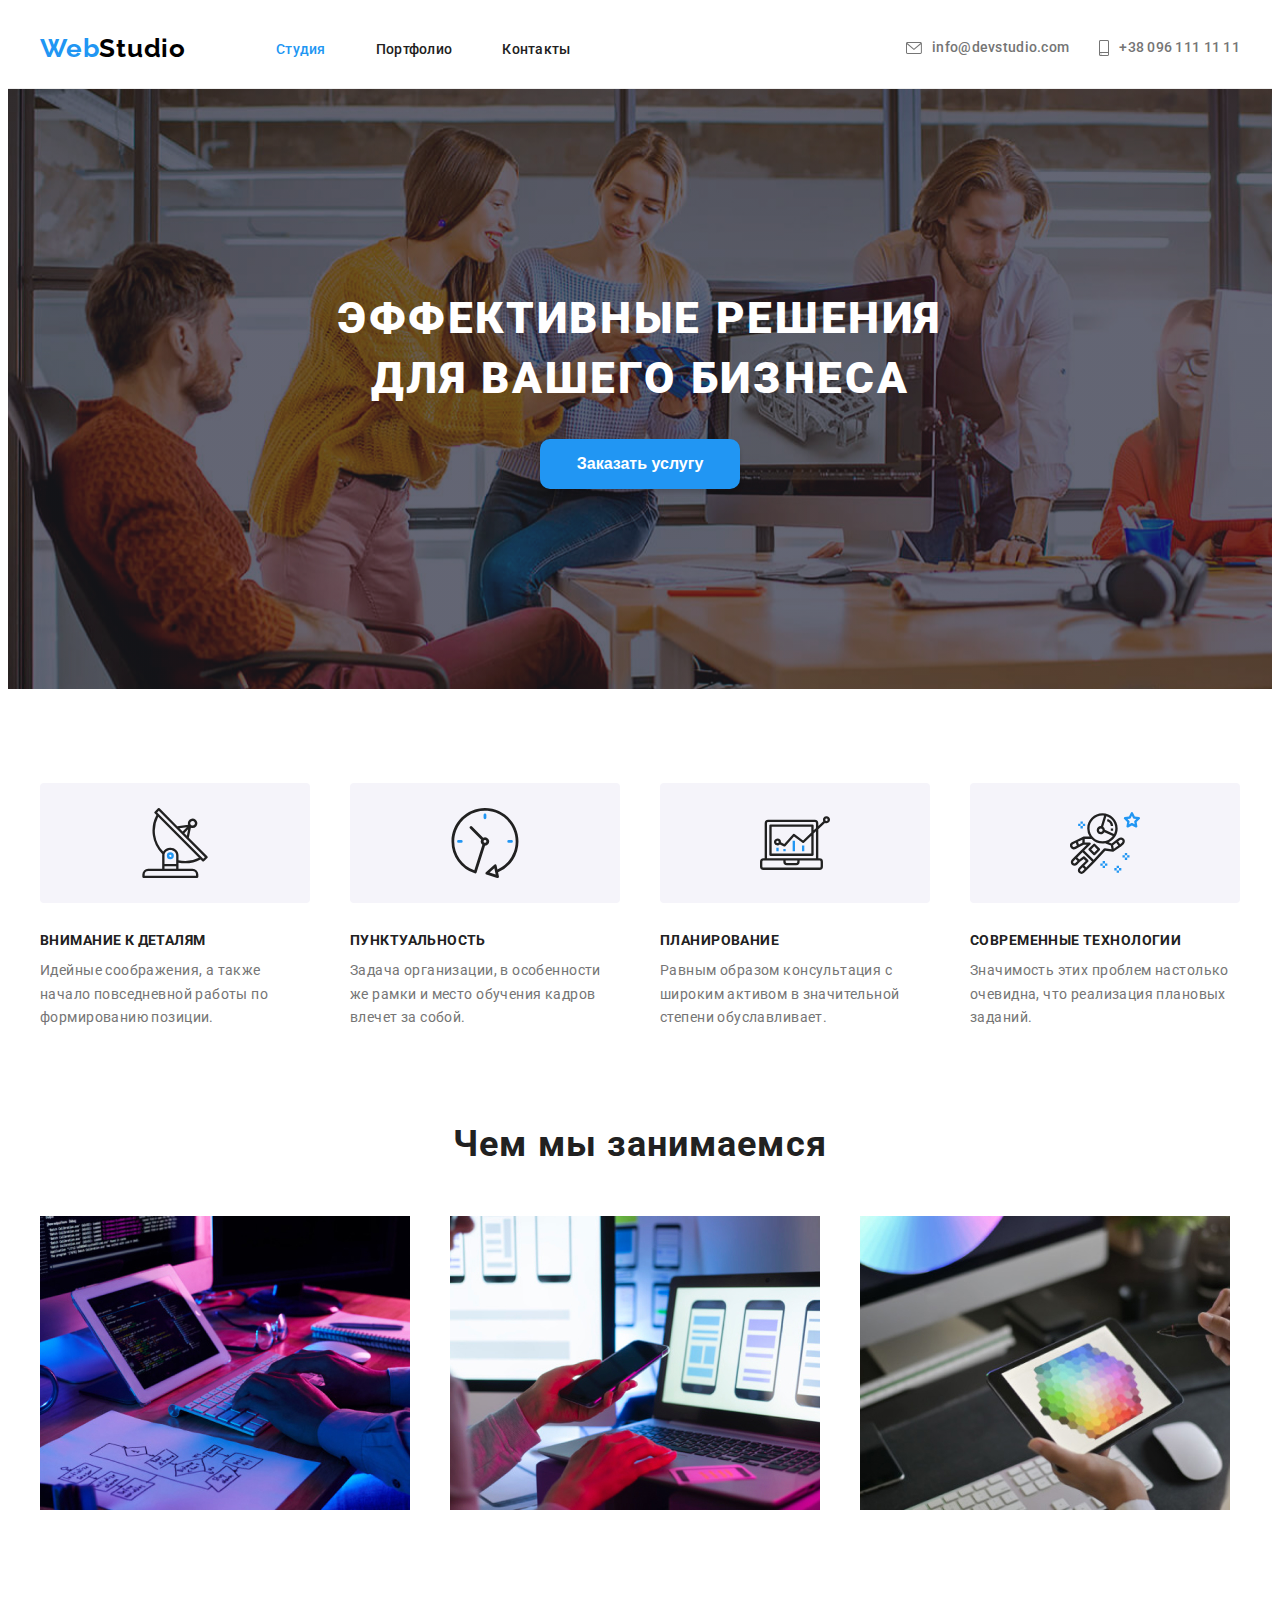
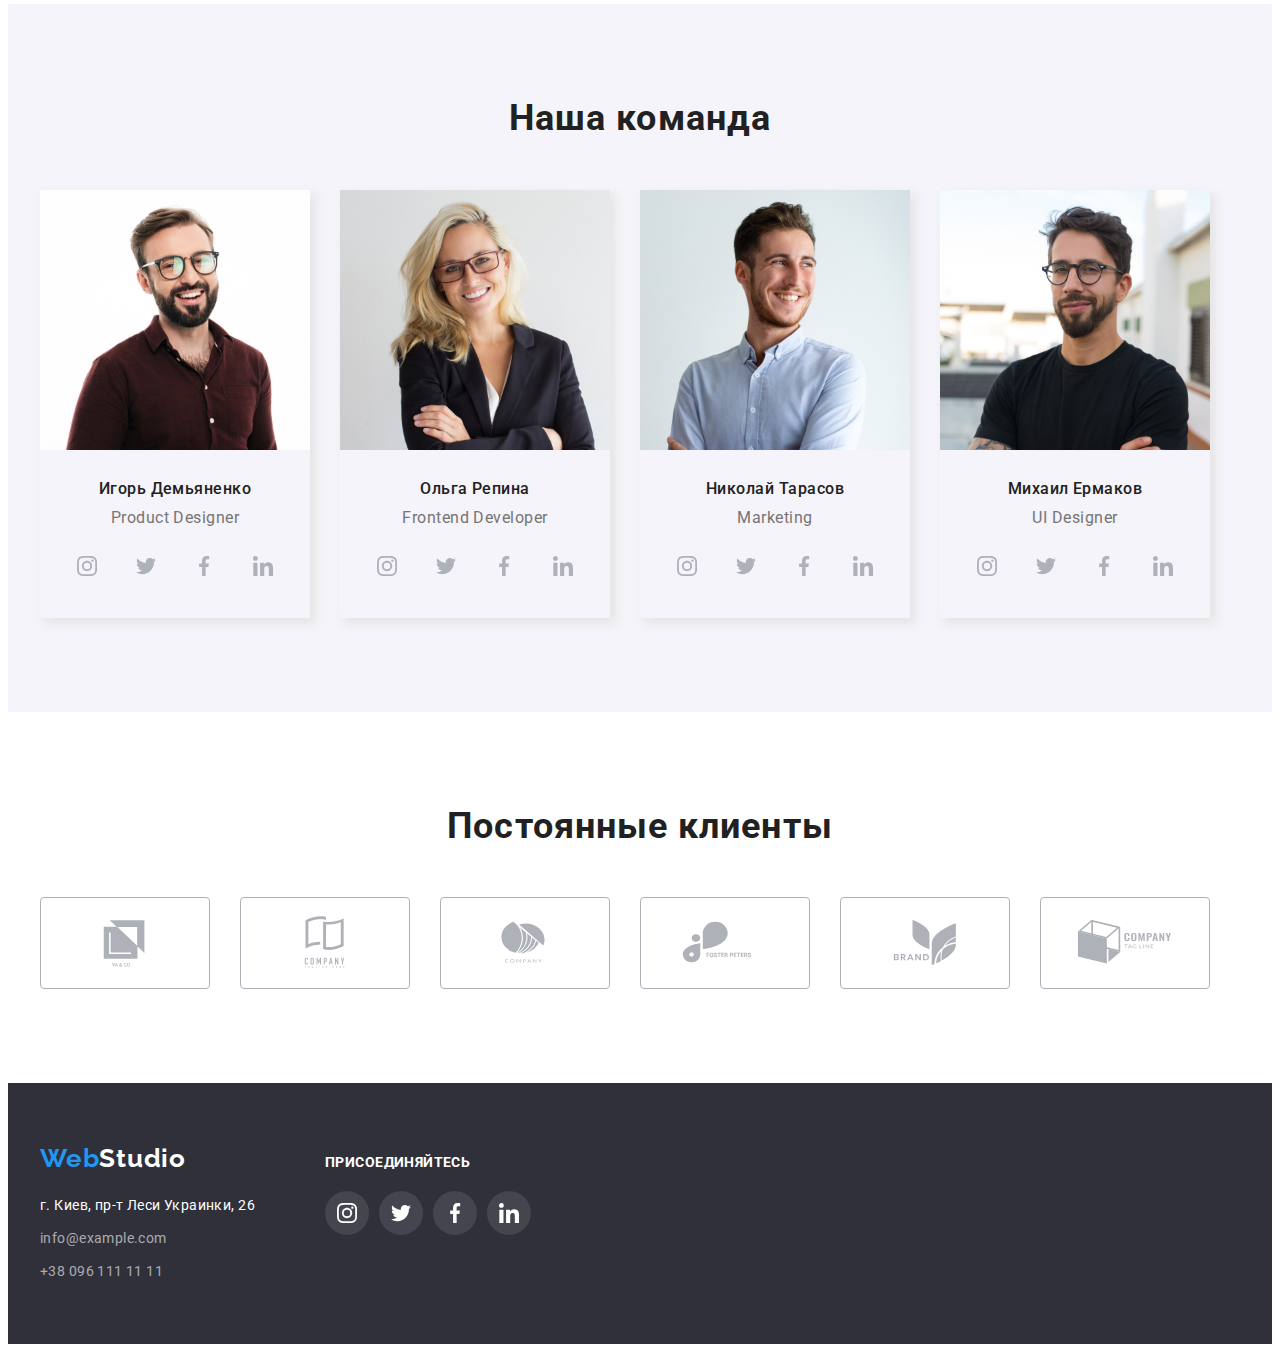
<file: index.html>
<!DOCTYPE html>
        <html lang="ru">
        <head>
            <meta charset="UTF-8">
            <meta http-equiv="X-UA-Compatible" content="IE=edge">
            <meta name="viewport" content="width=device-width, initial-scale=1.0">
            <title>Веб студия</title>
            <link rel="preconnect" href="https://fonts.gstatic.com">
            <link
                href="https://fonts.googleapis.com/css2?family=Raleway:wght@700&amp;family=Roboto:wght@400;500;700;900&amp;display=swap"
                rel="stylesheet">
            <link rel="stylesheet" href="https://cdnjs.cloudflare.com/ajax/libs/modern-normalize/1.0.0/modern-normalize.min.css"
                    integrity="sha512-ISS7cAi1PEhQ8jnbJpJZMd29NlhNj4AWYyLOSp2CE/CsHxTCu+r+t0D2yoJudVrd0/8fTVPUVDzY5Tvli75u/g=="
                    crossorigin="anonymous" />
            <link rel="stylesheet" href="./CSS/styles.css">

        </head>

        <body class="body">
    <!--page header-->
        <header class="header">
            <div class="container header-container">

            
            <nav class="navigation">
                <a class="logo-link link" href="index.html">
                 <span class="logo-link-firstWord">Web</span><span class="logo-link-secondWord">Studio</span> 
                </a>    
                <ul class="menu list">
                    <li class="menu-item"> <a class="menu-item-link link current" href="./index.html">Студия</a> </li>
                    <li class="menu-item"><a class="menu-item-link link " href="./portfolio.html">Портфолио</a> </li>
                    <li class="menu-item"> <a class="menu-item-link link" href="#Контакты">Контакты</a> </li>
                </ul>
            </nav>
            <ul class="header-contacts list">    
                <li class="header-contacts-item"><a class="header-contacts-mail-link link" href="mailto:info@devstudio.com">
                   <svg class="header-contacts-icon-mail">
                            <use  href="./images/sprite.svg#icon-mail"> </use> 
                        </svg>  info@devstudio.com</a></li>

                <li class="header-contacts-item"><a class="header-contacts-tel-link link" href="tel:+380961111111"> 
                    <svg class="header-contacts-icon-smartphone">
                    <use href="./images/sprite.svg#icon-smartphone"> </use>
                </svg> +38 096 111 11 11 </a></li>
                
            </ul> 
            
            </div>
        
        </header>  
   
    <main>
         <!-- hero section -->
            <section class="hero section">
                <div class="container"><h1 class="hero-title" id="Студия">Эффективные решения <br> для вашего бизнеса</h1>
                <button class="modal-btn" type="button">Заказать услугу</button>
                </div>
             </section>
    
    <!-- features section -->
        <section class="features section">
            <div class="container features-container">
                <h2 class="visually-hidden">Features</h2>
            <ul class="features-list section-padding list">
                <li class="features-list-item">
                    <div class="features-list-item-pictureContainer"><svg class="features-list-item-icon">
                        <use href="./images/sprite.svg#icon-antenna"></use>
                    </svg></div>
                    <h3 class="features-list-item-title">Внимание к деталям</h3>
                    <p class="features-list-item-discription"> Идейные соображения, а также начало повседневной работы по
                        формированию позиции.</p>
                </li>
                <li class="features-list-item">
                    <div class="features-list-item-pictureContainer"><svg class="features-list-item-icon">
                        <use href="./images/sprite.svg#icon-clock"></use>
                    </svg>
                </div>
                    <h3 class="features-list-item-title">Пунктуальность</h3>
                    <p class="features-list-item-discription"> Задача организации, в особенности же рамки и место обучения кадров
                        влечет за собой.</p>
                </li>
                <li class="features-list-item">
                    <div class="features-list-item-pictureContainer">
                        <svg class="features-list-item-icon">
                            <use href="./images/sprite.svg#icon-diagram"></use>
                        </svg>
                    </div>
                    <h3 class="features-list-item-title">Планирование</h3>
                    <p class="features-list-item-discription">Равным образом консультация с широким активом в значительной степени
                        обуславливает.</p>
                </li>
                <li class="features-list-item">
                    <div class="features-list-item-pictureContainer">
                        <svg class="features-list-item-icon">
                            <use href="./images/sprite.svg#icon-astronaut"></use>
                        </svg>
                    </div>
                    <h3 class="features-list-item-title">Современные технологии</h3>
                    <p class="features-list-item-discription">Значимость этих проблем настолько очевидна, что реализация плановых
                        заданий.</p>
                </li>
            </ul>
        
        </div>
            
        </section>

    <!-- about section -->
    <section class="about section">
        <div class="container"> 

        
            <h2 class="about-title" id="Портфолио">Чем мы занимаемся</h2>
        
            <ul class="about-list list">
            <li class="about-list-item"><img class="about-list-item-photo" src="./images/about/about1.jpg"
                    alt="пишет на клавиатуре" width="370" height="294"></li>
            <li class="about-list-item"><img class="about-list-item-photo" src="./images/about/about2.jpg"
                    alt="смотрит на телефон" width="370" height="294"></li>
            <li class="about-list-item"><img class="about-list-item-photo" src="./images/about/about3.jpg"
                    alt="смотрит на планшет" width="370" height="294"></li>
        </ul>
    </div>
        
    </section>

    <!--team section-->
    <section class="team section">
    <div class="container team-container section-padding">   
                <h2 class="team-title">Наша команда</h2>
        <ul class="team-list list">
            <li class="team-list-item"><img class="team-list-item-photo" src="./images/team/команда1.jpg" alt="парень в очках"
                    width="270" height="260">
               <div class="team-list-item-dicription"><h3 class="team-list-item-name">Игорь Демьяненко</h3>
            <p class="team-list-item-position" lang="en">Product Designer</p> 
            <ul class="social-list list">
                <li class="social-list-item">
                    <a href="" class="social-list-link link">
                        <svg class="social-list-icon">
                            <use href="./images/sprite.svg#icon-instagram"></use>
                        </svg>
                    </a>
                </li>
                <li class="social-list-item">
                    <a href="" class="social-list-link link">
                        <svg class="social-list-icon">
                            <use href="./images/sprite.svg#icon-twitter"></use>
                        </svg>
                    </a>
                </li>
                <li class="social-list-item">
                    <a href="" class="social-list-link link">
                        <svg class="social-list-icon">
                            <use href="./images/sprite.svg#icon-facebook"></use>
                        </svg>
                    </a>
                </li>
                <li class="social-list-item">
                    <a href="" class="social-list-link link">
                        <svg class="social-list-icon">
                            <use href="./images/sprite.svg#icon-linkedin"></use>
                        </svg>
                    </a>
                </li>
            </ul>
        </div> 
            </li>
            <li class="team-list-item"><img class="team-list-item-photo" src="./images/team/команда2.jpg" alt="девушка в очках"
                    width="270" height="260">
               <div class="team-list-item-dicription"><h3 class="team-list-item-name">Ольга Репина</h3>
            <p class="team-list-item-position" lang="en">Frontend Developer</p>
            <ul class="social-list list">
                <li class="social-list-item">
                    <a href="" class="social-list-link link">
                        <svg class="social-list-icon">
                            <use href="./images/sprite.svg#icon-instagram"></use>
                        </svg>
                    </a>
                </li>
                <li class="social-list-item">
                    <a href="" class="social-list-link link">
                        <svg class="social-list-icon">
                            <use href="./images/sprite.svg#icon-twitter"></use>
                        </svg>
                    </a>
                </li>
                <li class="social-list-item">
                    <a href="" class="social-list-link link">
                        <svg class="social-list-icon">
                            <use href="./images/sprite.svg#icon-facebook"></use>
                        </svg>
                    </a>
                </li>
                <li class="social-list-item">
                    <a href="" class="social-list-link link">
                        <svg class="social-list-icon">
                            <use href="./images/sprite.svg#icon-linkedin"></use>
                        </svg>
                    </a>
                </li>
            </ul>
        
        </div> 
            </li>
            <li class="team-list-item"><img class="team-list-item-photo" src="./images/team/команда3.jpg" alt="парень в рубашке"
                    width="270" height="260">
               <div class="team-list-item-dicription"><h3 class="team-list-item-name">Николай Тарасов</h3>
            <p class="team-list-item-position" lang="en">Marketing</p>
        <ul class="social-list list">
            <li class="social-list-item">
                <a href="" class="social-list-link link">
                    <svg class="social-list-icon">
                        <use href="./images/sprite.svg#icon-instagram"></use>
                    </svg>
                </a>
            </li>
            <li class="social-list-item">
                <a href="" class="social-list-link link">
                    <svg class="social-list-icon">
                        <use href="./images/sprite.svg#icon-twitter"></use>
                    </svg>
                </a>
            </li>
            <li class="social-list-item">
                <a href="" class="social-list-link link">
                    <svg class="social-list-icon">
                        <use href="./images/sprite.svg#icon-facebook"></use>
                    </svg>
                </a>
            </li>
            <li class="social-list-item">
                <a href="" class="social-list-link link">
                    <svg class="social-list-icon">
                        <use href="./images/sprite.svg#icon-linkedin"></use>
                    </svg>
                </a>
            </li>
        </ul>
        </div> 
            </li>
            <li class="team-list-item"><img class="team-list-item-photo" src="./images/team/команда4.jpg"
                    alt="парень в футболке" width="270" height="260">
               <div class="team-list-item-dicription"><h3 class="team-list-item-name">Михаил Ермаков</h3>
            <p class="team-list-item-position" lang="en">UI Designer</p>
        <ul class="social-list list">
            <li class="social-list-item">
                <a href="" class="social-list-link link">
                    <svg class="social-list-icon">
                        <use href="./images/sprite.svg#icon-instagram"></use>
                    </svg>
                </a>
            </li>
            <li class="social-list-item">
                <a href="" class="social-list-link link">
                    <svg class="social-list-icon">
                        <use href="./images/sprite.svg#icon-twitter"></use>
                    </svg>
                </a>
            </li>
            <li class="social-list-item">
                <a href="" class="social-list-link link">
                    <svg class="social-list-icon">
                        <use href="./images/sprite.svg#icon-facebook"></use>
                    </svg>
                </a>
            </li>
            <li class="social-list-item">
                <a href="" class="social-list-link link">
                    <svg class="social-list-icon">
                        <use href="./images/sprite.svg#icon-linkedin"></use>
                    </svg>
                </a>
            </li>
        </ul>
        </div> 
            </li>

            
        </ul>
    </div>
    </section>

    <!--clients section-->
    <section class="clients-section section">
<div class="container clients-container clients-padding">
<h2 class="clients-title">Постоянные клиенты</h2>
<ul class="clients-section-list list">
    <li class="clients-section-list-item link">
        <a href="" class="clients-section-list-link">
        <svg class="clients-section-list-link-logo">
            <use href="./images/sprite.svg#icon-logo"></use>
        </svg>
        </a>
    </li>
    <li class="clients-section-list-item link"> 
        <a href="" class="clients-section-list-link">
        <svg class="clients-section-list-link-logo">
            <use href="./images/sprite.svg#icon-logo-1"></use>
        </svg>
        </a>
    </li>
    <li class="clients-section-list-item link">
        <a href="" class="clients-section-list-link"><svg class="clients-section-list-link-logo">
            <use href="./images/sprite.svg#icon-logo-2"></use>
        </svg>
        </a>
    </li>
    <li class="clients-section-list-item link">
        <a href="" class="clients-section-list-link">
        <svg class="clients-section-list-link-logo">
            <use href="./images/sprite.svg#icon-logo-3"></use>
        </svg>
        </a>
    </li>
    <li class="clients-section-list-item link">
        <a href="" class="clients-section-list-link">
        <svg class="clients-section-list-link-logo">
            <use href="./images/sprite.svg#icon-logo-4"></use>
        </svg>
        </a>
    </li>
    <li class="clients-section-list-item link">
        <a href="" class="clients-section-list-link">
        <svg class="clients-section-list-link-logo">
            <use href="./images/sprite.svg#icon-logo-5"></use>
        </svg>
        </a>
    </li>
</ul>

</div>
 </section>
</main> 
    
    <!--footer section-->
    <footer class="footer">
    
        <div class="container footer-container">
            <div class="footer-container-logoContacts"> <a class="logo-link logo-link-footer link" href="index.html">
                    <span class="logo-link-firstWord">Web</span><span class="logo-link-secondWord-footer">Studio</span>
                </a>
                <address class="adress" id="Контакты">
                    <ul class="adress-list list">
                        <li class="adress-list-item"><a class="adress-list-item-link-map link"
                                href="https://goo.gl/maps/LLyhizGKncTBWdUg9" rel="noopener noreferrer" target="blank">г.
                                Киев, пр-т Леси
                                Украинки, 26</a></li>
                        <li class="adress-list-item"><a class="adress-list-item-link link"
                                href="mailto:info@example.com">info@example.com</a></li>
                        <li class="adress-list-item"><a class="adress-list-item-link link" href="tel:+380961111111">+38 096
                                111 11
                                11</a></li>
                    </ul>
            </div>
            </address>
            <div class="social-links-footer-container">
                <h3 class="social-links-footer-title">присоединяйтесь</h3>
                <ul class="social-links-footer-list list">
                    <li class="social-links-footer-list-item">
                        <a class="social-links-footer-list-item-link link" href="">
                            <svg class="social-links-footer-list-item-icon">
                                <use href="./images/sprite.svg#icon-instagram"></use>
                            </svg>
                        </a>
                    </li>
                    <li class="social-links-footer-list-item">
                        <a class="social-links-footer-list-item-link link" href="">
                            <svg class="social-links-footer-list-item-icon">
                                <use href="./images/sprite.svg#icon-twitter"></use>
                            </svg>
                        </a>
                    </li>
                    <li class="social-links-footer-list-item">
                        <a class="social-links-footer-list-item-link link" href="">
                            <svg class="social-links-footer-list-item-icon">
                                <use href="./images/sprite.svg#icon-facebook"></use>
                            </svg>
                        </a>
                    </li>
                    <li class="social-links-footer-list-item">
                        <a class="social-links-footer-list-item-link link" href="">
                            <svg class="social-links-footer-list-item-icon">
                                <use href="./images/sprite.svg#icon-linkedin"></use>
                            </svg>
                        </a>
                    </li>
                </ul>
            </div>
        </div>
    </footer>

        </body>
        </html>
</file>
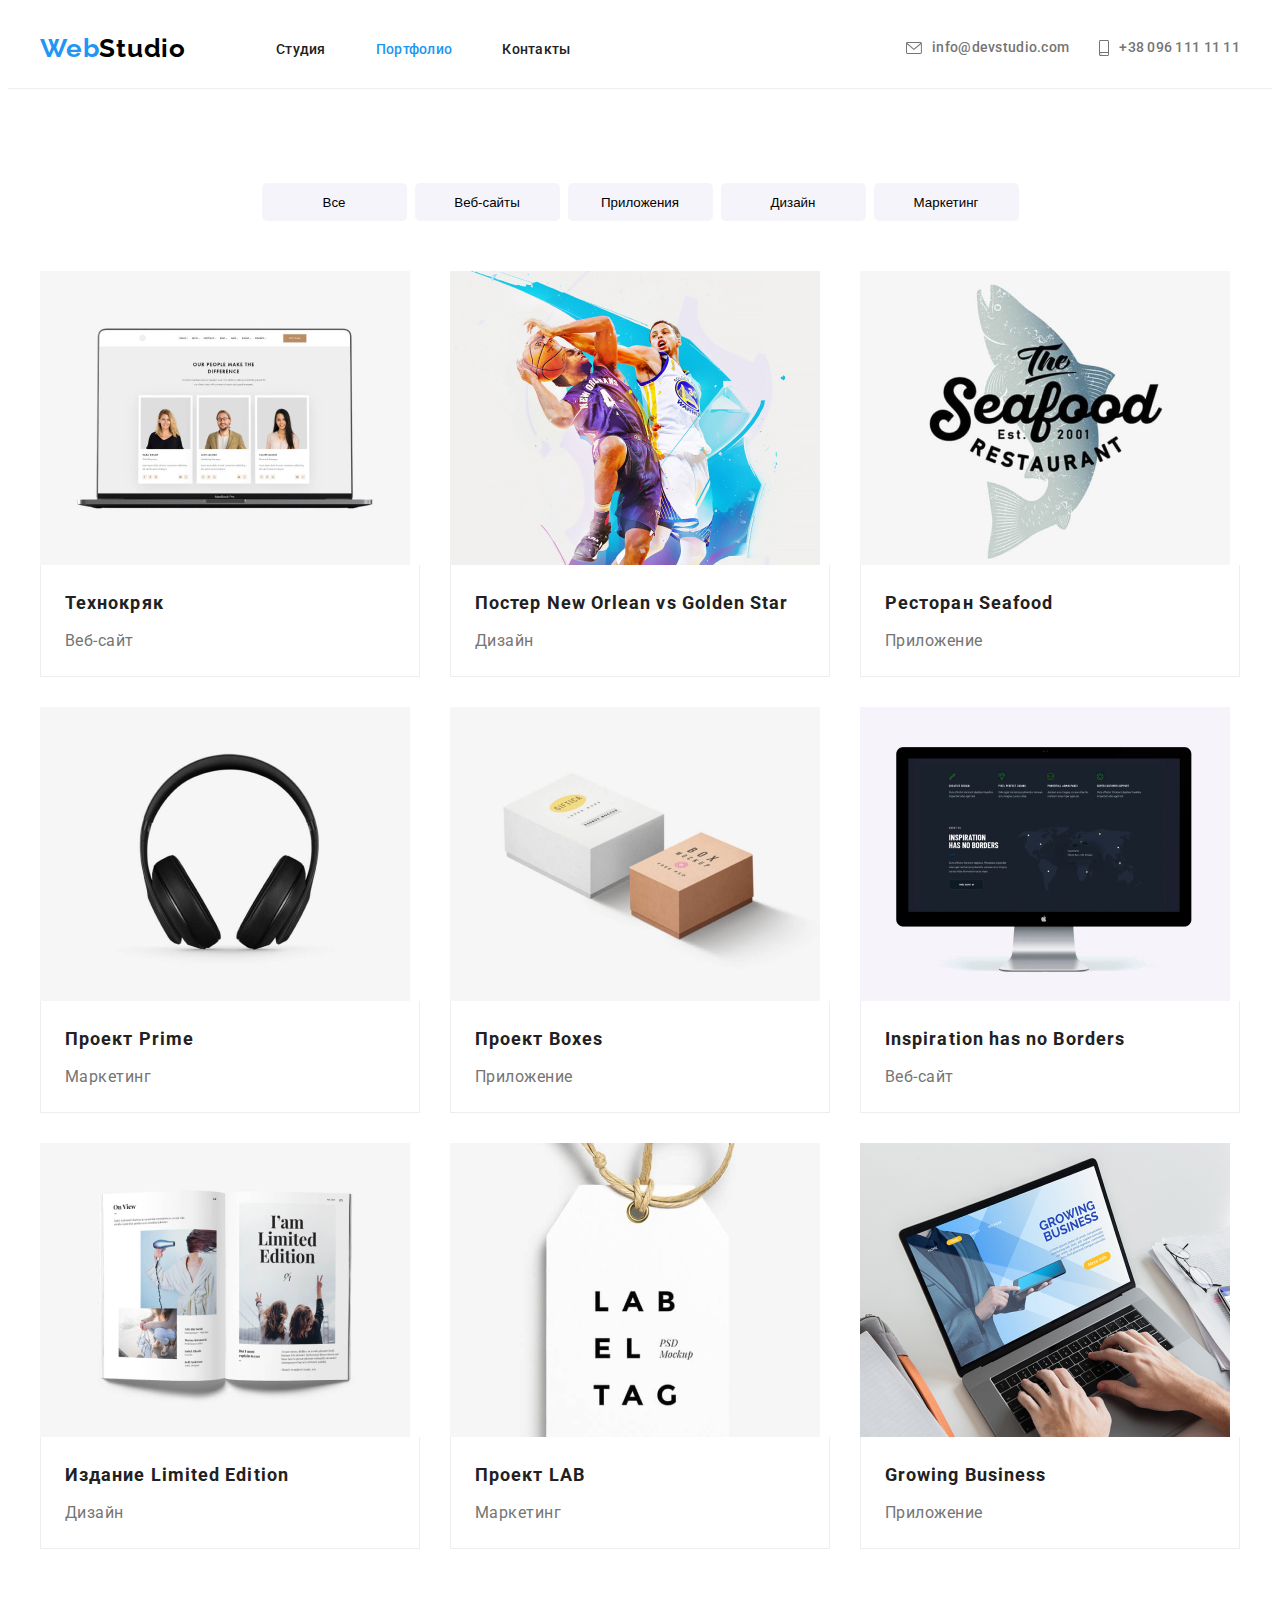
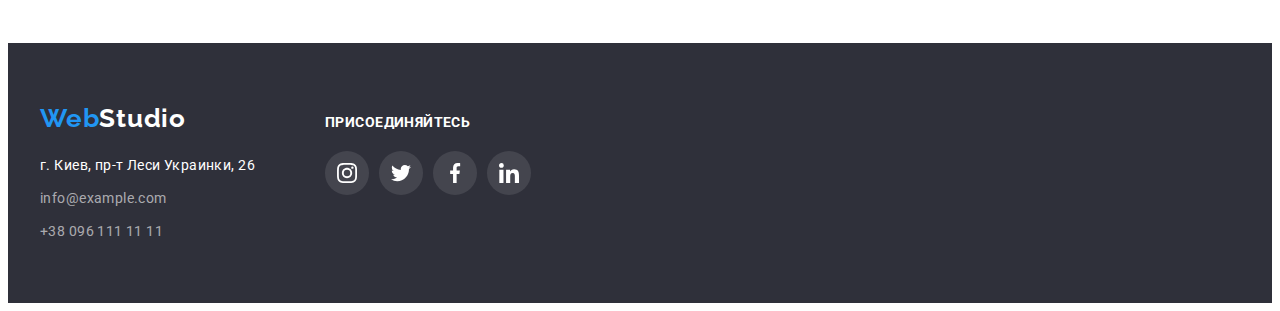
<file: portfolio.html>
<!DOCTYPE html>
<html lang="ru">

<head>
    <meta charset="UTF-8">
    <meta http-equiv="X-UA-Compatible" content="IE=edge">
    <meta name="viewport" content="width=device-width, initial-scale=1.0">
    <title>Веб студия</title>
    <link rel="preconnect" href="https://fonts.gstatic.com">
<link
    href="https://fonts.googleapis.com/css2?family=Raleway:wght@700&amp;family=Roboto:wght@400;500;700;900&amp;display=swap"
    rel="stylesheet">
    <link rel="stylesheet" href="https://cdnjs.cloudflare.com/ajax/libs/modern-normalize/1.0.0/modern-normalize.min.css"
        integrity="sha512-ISS7cAi1PEhQ8jnbJpJZMd29NlhNj4AWYyLOSp2CE/CsHxTCu+r+t0D2yoJudVrd0/8fTVPUVDzY5Tvli75u/g=="
        crossorigin="anonymous" />
    <link rel="stylesheet" href="./CSS/styles.css">
</head>
<body class="body">
    <!--page header portfolio-->
<header class="header">
    <div class="container header-container">


        <nav class="navigation">
            <a class="logo-link link" href="index.html">
                <span class="logo-link-firstWord">Web</span><span class="logo-link-secondWord">Studio</span>
            </a>
            <ul class="menu list">
                <li class="menu-item"> <a class="menu-item-link link " href="./index.html">Студия</a> </li>
                <li class="menu-item"><a class="menu-item-link link current" href="./portfolio.html">Портфолио</a> </li>
                <li class="menu-item"> <a class="menu-item-link link" href="#Контакты">Контакты</a> </li>
            </ul>
        </nav>
        <ul class="header-contacts list">
            <li class="header-contacts-item"><a class="header-contacts-mail-link link" href="mailto:info@devstudio.com">
                    <svg class="header-contacts-icon-mail">
                        <use href="./images/sprite.svg#icon-mail"> </use>
                    </svg> info@devstudio.com</a></li>

            <li class="header-contacts-item"><a class="header-contacts-tel-link link" href="tel:+380961111111">
                    <svg class="header-contacts-icon-smartphone">
                        <use href="./images/sprite.svg#icon-smartphone"> </use>
                    </svg> +38 096 111 11 11 </a></li>

        </ul>

    </div>

</header>
    <main>
    <section class="portfolio section">
        <div class="container portfolio-container section-padding">
            <ul class="portfolio-list list">
                <li class="portfolio-item"> <button class="portfolio-item-link" type="button">Все</button> </li>
                <li class="portfolio-item"> <button class="portfolio-item-link" type="button">Веб-сайты</button></li>
                <li class="portfolio-item"> <button class="portfolio-item-link" type="button">Приложения</button></li>
                <li class="portfolio-item"> <button class="portfolio-item-link" type="button">Дизайн</button></li>
                <li class="portfolio-item"> <button class="portfolio-item-link" type="button">Маркетинг</button></li>
            </ul>
            
            <ul class="portfolio-photofilter-list list">
                <li class="portfolio-photofilter-list-item"> <a class="portfolio-photofilter-list-item-photo link" href=""><img src="./images/portfolio/portfolio1.jpg"
                            alt="страница с людьми на экране" width="370" height="294">
                        <div class="photofilter-discription"> <h2 class="portfolio-photofilter-list-title">Технокряк</h2>
                        <p class="portfolio-photofilter-list-discription">Веб-сайт</p></div>
                    </a>
                </li>
                <li class="portfolio-photofilter-list-item"><a class="portfolio-photofilter-list-item-photo link" href=""><img src="./images/portfolio/portfolio2.jpg"
                            alt="играют в баскетбол" width="370" height="294">
                        <div class="photofilter-discription"><h2 class="portfolio-photofilter-list-title">Постер New Orlean vs Golden Star</h2>
                        <p class="portfolio-photofilter-list-discription">Дизайн</p> </div>
                    </a>
                    </a> </li>
                <li class="portfolio-photofilter-list-item"><a class="portfolio-photofilter-list-item-photo link" href=""><img src="./images/portfolio/portfolio3.jpg"
                            alt="лого ресторана" width="370" height="294">
                        <div class="photofilter-discription"> <h2 class="portfolio-photofilter-list-title">Ресторан Seafood</h2>
                        <p class="portfolio-photofilter-list-discription">Приложение</p></div>
                    </a>
                    </a> </li>
                <li class="portfolio-photofilter-list-item"><a class="portfolio-photofilter-list-item-photo link" href=""><img src="./images/portfolio/portfolio4.jpg"
                            alt="наушники" width="370" height="294">
                        <div class="photofilter-discription"> <h2 class="portfolio-photofilter-list-title">Проект Prime</h2>
                        <p class="portfolio-photofilter-list-discription">Маркетинг</p></div>
                    </a>
                    </a> </li>
                <li class="portfolio-photofilter-list-item"><a class="portfolio-photofilter-list-item-photo link" href=""><img src="./images/portfolio/portfolio5.jpg"
                            alt="две коробки" width="370" height="294">
                        <div class="photofilter-discription"> <h2 class="portfolio-photofilter-list-title">Проект Boxes</h2>
                        <p class="portfolio-photofilter-list-discription">Приложение</p></div>
                    </a>
                    </a> </li>
                <li class="portfolio-photofilter-list-item"><a class="portfolio-photofilter-list-item-photo link" href=""><img src="./images/portfolio/portfolio6.jpg"
                            alt="аймак с черным фоном" width="370" height="294">
                        <div class="photofilter-discription"><h2 class="portfolio-photofilter-list-title" lang="en">Inspiration has no Borders</h2>
                        <p class="portfolio-photofilter-list-discription">Веб-сайт</p> </div>
                    </a>
                    </a> </li>
                <li class="portfolio-photofilter-list-item"><a class="portfolio-photofilter-list-item-photo link" href=""><img src="./images/portfolio/portfolio7.jpg"
                            alt="открытый журнал" width="370" height="294">
                        <div class="photofilter-discription"><h2 class="portfolio-photofilter-list-title">Издание Limited Edition</h2>
                        <p class="portfolio-photofilter-list-discription">Дизайн</p> </div>
                    </a>
                    </a> </li>
                <li class="portfolio-photofilter-list-item"><a class="portfolio-photofilter-list-item-photo link" href=""><img src="./images/portfolio/portfolio8.jpg"
                            alt="лейба магазина" width="370" height="294">
                        <div class="photofilter-discription"><h2 class="portfolio-photofilter-list-title">Проект LAB</h2>
                        <p class="portfolio-photofilter-list-discription">Маркетинг</p> </div>
                    </a>
                    </a> </li>
                <li class="portfolio-photofilter-list-item"><a class="portfolio-photofilter-list-item-photo link" href=""><img src="./images/portfolio/portfolio9.jpg"
                            alt="работает на ноутбуке" width="370" height="294">
                        <div class="photofilter-discription"> <h2 class="portfolio-photofilter-list-title">Growing Business</h2>
                        <p class="portfolio-photofilter-list-discription">Приложение</p> </div>
                    </a>
                </li>
            </ul>
        </div>
        
    </section>
</main>

<footer class="footer">

    <div class="container footer-container">
        <div class="footer-container-logoContacts"> <a class="logo-link logo-link-footer link" href="index.html">
                <span class="logo-link-firstWord">Web</span><span class="logo-link-secondWord-footer">Studio</span>
            </a>
            <address class="adress" id="Контакты">
                <ul class="adress-list list">
                    <li class="adress-list-item"><a class="adress-list-item-link-map link"
                            href="https://goo.gl/maps/LLyhizGKncTBWdUg9" rel="noopener noreferrer" target="blank">г.
                            Киев, пр-т Леси
                            Украинки, 26</a></li>
                    <li class="adress-list-item"><a class="adress-list-item-link link"
                            href="mailto:info@example.com">info@example.com</a></li>
                    <li class="adress-list-item"><a class="adress-list-item-link link" href="tel:+380961111111">+38 096
                            111 11
                            11</a></li>
                </ul>
        </div>
        </address>
        <div class="social-links-footer-container">
            <h3 class="social-links-footer-title">присоединяйтесь</h3>
            <ul class="social-links-footer-list list">
                <li class="social-links-footer-list-item">
                    <a class="social-links-footer-list-item-link link" href="">
                        <svg class="social-links-footer-list-item-icon">
                            <use href="./images/sprite.svg#icon-instagram"></use>
                        </svg>
                    </a>
                </li>
                <li class="social-links-footer-list-item">
                    <a class="social-links-footer-list-item-link link" href="">
                        <svg class="social-links-footer-list-item-icon">
                            <use href="./images/sprite.svg#icon-twitter"></use>
                        </svg>
                    </a>
                </li>
                <li class="social-links-footer-list-item">
                    <a class="social-links-footer-list-item-link link" href="">
                        <svg class="social-links-footer-list-item-icon">
                            <use href="./images/sprite.svg#icon-facebook"></use>
                        </svg>
                    </a>
                </li>
                <li class="social-links-footer-list-item">
                    <a class="social-links-footer-list-item-link link" href="">
                        <svg class="social-links-footer-list-item-icon">
                            <use href="./images/sprite.svg#icon-linkedin"></use>
                        </svg>
                    </a>
                </li>
            </ul>
        </div>
    </div>
</footer>
</body>
</html>
</file>
<file: CSS/styles.css>
:root {
  --hover-color: #2196f3;
  --title-color: #212121;
  --contacts-and-discriptions-color: #757575;
  --footer-and-background-color: #2f303a;
  --team-and-portfolio-buttoms-backgrounds: #f5f4fa;
}

h1,
h2,
h3,
h4,
h5,
h6,
p {
  margin-top: 0;
  margin-bottom: 0;
}

ul,
ol {
  margin-top: 0;
  margin-bottom: 0;
  padding-left: 0;
}

img {
  display: block;
  max-width: 100%;
}

.list {
  list-style: none;
}
.link {
  text-decoration: none;
}

.section-padding {
  /* padding-top: 94px;
  padding-bottom: 94px;  */
}

.section {
  padding-top: 94px;
  padding-bottom: 94px;
}

.body {
  font-family: "Roboto", sans-serif;
}

.container {
  width: 1200px;
  padding-left: 15px;
  padding-right: 15px;
  margin: 0 auto;
}

.visually-hidden {
  position: absolute;
  width: 1px;
  height: 1px;
  margin: -1px;
  border: 0;
  padding: 0;

  white-space: nowrap;
  clip-path: inset(100%);
  clip: rect(0 0 0 0);
  overflow: hidden;
}

.social-list-icon {
  width: 20px;
  height: 20px;
}

.social-list-link {
  display: flex;
  justify-content: center;
  align-items: center;
  width: 44px;
  height: 44px;
  background-color: #ffffff;
  border-radius: 50%;
}

.social-list {
  display: flex;
  /* padding: 16px 32px 0px 32px; */
  justify-content: space-between;
}

/*header*/

.header {
  border-bottom: 1px solid #eeeeee;
}

.header-container {
  display: flex;
  align-items: center;
}

.logo-link:not(.logo-link-footer) {
  margin-right: 90px;
  /* padding-top: 25px;
  padding-bottom: 25px; */
}

.navigation {
  display: flex;
  align-items: center;
  /*margin-right: 333px;
  padding-bottom: 32px;
  padding-top: 32px; */
}

.menu {
  display: flex;
  align-items: center;
}

.menu-item:not(:last-child) {
  margin-right: 50px;
}

.header-contacts {
  display: flex;
  align-items: center;
  margin-left: auto;
}
.header-contacts-item:not(:last-child) {
}

.logo-link {
  font-family: "Raleway", sans-serif;
  font-weight: 700;
  font-size: 26px;
  line-height: 1.19;
  letter-spacing: 0.03em;
}

.logo-link-firstWord {
  color: var(--hover-color);
}
.logo-link-secondWord {
  color: #000;
}

.menu-item-link {
  font-weight: 500;
  font-size: 14px;
  line-height: 1.14;
  letter-spacing: 0.02em;
  color: var(--title-color);
  padding-top: 32px;
  padding-bottom: 32px;
}

.menu-item-link:hover,
.menu-item-link:focus,
.current {
  color: var(--hover-color);
}

.header-contacts-tel-link,
.header-contacts-mail-link {
  font-weight: 500;
  font-size: 14px;
  line-height: 1.14;
  letter-spacing: 0.02em;
  color: var(--contacts-and-discriptions-color);

  display: flex;
  align-items: center;
}

.header-contacts-mail-link {
  margin-right: 30px;
}

.header-contacts-tel-link:hover,
.header-contacts-tel-link:focus {
  color: var(--hover-color);
}
.header-contacts-mail-link:hover,
.header-contacts-mail-link:focus {
  color: var(--hover-color);
}

.header-contacts-icon {
  display: inline;

  margin-right: 10px;
}

.header-contacts-icon-mail {
  display: flex;
  align-items: center;
  justify-content: center;
  fill: currentColor;
  width: 16px;
  height: 12px;
  margin: 34px 10px 34px;
}

.header-contacts-icon-smartphone {
  fill: #757575;
  width: 10px;
  height: 16px;
  fill: currentColor;

  margin: 32px 10px 32px 0px;
}

/*header end*/

/*hero*/

.hero {
  background-color: var(--footer-and-background-color);
  text-align: center;
  padding-top: 200px;
  padding-bottom: 200px;
  background-color: #c4c4c4;
  background-image: linear-gradient(
      rgba(47, 48, 58, 0.4),
      rgba(47, 48, 58, 0.4)
    ),
    url(../images/hero/Img.jpg);
  background-size: cover;
  max-width: 1600px;
}

.hero-title {
  font-weight: 900;
  font-size: 44px;
  line-height: 1.36;

  letter-spacing: 0.06em;
  text-transform: uppercase;
  color: #ffffff;
  text-align: center;

  margin-bottom: 30px;
}

.modal-btn:hover,
.modal-btn:focus {
  background-color: #188ce8;
}
.modal-btn {
  font-weight: 700;
  font-size: 16px;
  line-height: 1.87;
  color: #ffffff;

  background: var(--hover-color);
  box-shadow: 0px 4px 4px rgba(0, 0, 0, 0.15);
  border-radius: 4px;

  width: 200px;
  height: 50px;
  left: 700px;
  top: 430px;

  text-align: center;

  border-radius: 10px;
  border: none;
  cursor: pointer;
}

/*hero end*/

/*features section*/

.features-list-item-title {
  font-weight: 700;
  font-size: 14px;
  line-height: 1.14;
  letter-spacing: 0.03em;
  text-transform: uppercase;

  color: var(--title-color);

  margin-bottom: 10px;
}

.features-list-item-discription {
  font-weight: 400;
  font-style: normal;
  font-size: 14px;
  line-height: 1.71;
  letter-spacing: 0.03em;

  width: 270px;
  /* height: 75px; 
  left: 215px; 
  top: 800px; */

  color: var(--contacts-and-discriptions-color);
}

.features-list {
  display: flex;
  justify-content: space-between;
}

.features-list-item {
  align-content: flex-start;
  width: 270px;
}

.features-list-item:not(:last-child) {
  margin-right: 30px;
}

.features-list-item-pictureContainer {
  display: flex;

  width: 270px;
  height: 120px;
  justify-content: center;
  align-items: center;
  background: #f5f4fa;
  border-radius: 4px;
  margin-bottom: 30px;
}

.features-list-item-icon {
  display: flex;
  width: 70px;
  height: 70px;
}

/*end features section */

/*about section*/

.about {
  text-align: center;
  padding-top: 0px;
}

.about-title {
  font-weight: 700;
  font-size: 36px;
  line-height: 1.16;
  text-align: center;
  letter-spacing: 0.03em;
  color: var(--title-color);

  margin-bottom: 50px;
}

.about-list {
  display: flex;
  flex-wrap: wrap;
  margin-left: -30px;
  margin-top: -30px;
}

.about-list-item {
  flex-basis: calc((100% - 90px) / 3);
  margin-top: 30px;
  margin-left: 30px;
}

/*end about section*/

/*team section*/
.team-container {
}

.team {
  background-color: var(--team-and-portfolio-buttoms-backgrounds);
}
.team-title {
  font-weight: 700;
  font-size: 36px;
  line-height: 1.16;
  letter-spacing: 0.03em;
  color: var(--title-color);
  display: flex;
  align-items: center;
  justify-content: center;

  margin-bottom: 50px;
}

.team-list {
  display: flex;
  /*  justify-content: space-between; 
  /* padding-bottom: 30px; */
  flex-wrap: wrap;
  margin-top: -30px;
  margin-left: -30px;
  /*  flex-basis: calc((100% - 120px) / 4); */
}

.team-list-item {
  /* outline: 1px ridge rgba(0, 0, 0, 0.15) ;
  outline-offset: -1px; */

  width: 270px;
  /*border: 1px;
  border-style: solid;
  border-radius: 4px; */

  margin-top: 30px;
  margin-left: 30px;

  box-shadow: 5px 5px 10px 1px #e5e5e5;
}

.team-list-item-photo {
  /*  margin-bottom: 30px; */
}

.team-list-item-dicription {
  /* margin-bottom: 60px; */
  padding-top: 30px;
  padding-bottom: 30px;
  padding-right: 25px;
  padding-left: 25px;
}

.photofilter-discription {
}

.team-list-item-name {
  font-weight: 500;
  font-size: 16px;
  line-height: 1.18;
  letter-spacing: 0.03em;
  color: var(--title-color);
  display: flex;
  align-items: center;
  margin-bottom: 10px;
  justify-content: center;
}
.team-list-item-position {
  font-weight: 400;
  font-size: 16px;
  line-height: 1.18;
  letter-spacing: 0.03em;
  color: var(--contacts-and-discriptions-color);
  display: flex;
  align-items: center;
  justify-content: center;
  margin-bottom: 16px;
}

.social-list-icon {
  width: 20px;
  height: 20px;
  fill: #afb1b8;
}

.social-list-link {
  display: flex;
  justify-content: center;
  align-items: center;
  width: 44px;
  height: 44px;
  background-color: transparent;
  border-radius: 50%;
}

.social-list-link:hover,
.social-list-link:focus {
  background: #2196f3;
}

.social-list-link:hover .social-list-icon,
.social-list-link:focus .social-list-icon {
  fill: #ffffff;
}

.social-list {
  display: flex;
  /* padding: 16px 32px 0px 32px; */
  justify-content: space-between;
}

/*end team section*/

/*clients section */

.clients-container {
}

.clients-title {
  font-weight: 700;
  font-size: 36px;
  line-height: 1.16;
  letter-spacing: 0.03em;
  color: var(--title-color);
  display: flex;
  align-items: center;
  justify-content: center;
  margin-bottom: 50px;
}

.clients-section-list {
  display: flex;
}
.clients-section-list-item:not(:last-child) {
  margin-right: 30px;
}

.clients-section-list-link {
  width: 170px;
  height: 92px;
  border: 1px solid #afb1b8;
  box-sizing: border-box;
  border-radius: 4px;

  display: flex;
  align-items: center;
  justify-content: center;
}

.clients-section-list-item {
  display: flex;

  width: 170px;
  height: 92px;
}
.clients-section-list-link-logo {
  width: 106px;
  height: 60px;
  fill: #afb1b8;
}

.clients-section-list-link:hover,
.clients-section-list-link:focus,
.clients-section-list-link:hover .clients-section-list-link-logo,
.clients-section-list-link:focus .clients-section-list-link-logo {
  border-color: #2196f3;
  fill: #2196f3;
}

.clients-section-list-link-logo:hover,
.clients-section-list-link-logo:focus {
  fill: #2196f3;
}

/*end clients section*/

/*footer*/

.adress {
  display: block;
}

.footer {
  background: var(--footer-and-background-color);
}

.footer-container {
  padding-bottom: 60px;
  padding-top: 60px;

  display: flex;

  align-items: baseline;
}

.logo-link-footer {
  display: block;
  margin-bottom: 20px;
}

.logo-link-firstWord {
  color: var(--hover-color);
}

.logo-link-secondWord-footer {
  color: #ffffff;
}

.adress-list-item-link-map {
  font-style: normal;
  font-weight: 400;
  font-size: 14px;
  line-height: 1.5;
  letter-spacing: 0.03em;

  color: #ffffff;
}

.adress-list-item-link {
  font-weight: 400;
  font-size: 14px;
  line-height: 1.71;
  font-style: normal;

  letter-spacing: 0.03em;
  color: rgba(255, 255, 255, 0.6);
}
.adress-list-item-link-map {
  font-weight: 400;
  font-size: 14px;
  line-height: 1.71;
  letter-spacing: 0.03em;

  color: #ffffff;
}

.adress-list-item:not(:last-child) {
  margin-bottom: 9px;
}

.social-links-footer-container {
  margin-left: 70px;
}

.social-links-footer-title {
  font-family: Roboto;
  font-weight: 700;
  font-size: 14px;
  line-height: 1.14;
  letter-spacing: 0.03em;
  color: #ffffff;
  text-transform: uppercase;

  margin-bottom: 20px;
}

.social-links-footer-list-item-link {
  display: flex;
  justify-content: center;
  align-items: center;
  width: 44px;
  height: 44px;
  background-color: rgba(255, 255, 255, 0.1);
  border-radius: 50%;
}

.social-links-footer-list-item-icon {
  width: 20px;
  height: 20px;
  fill: #ffffff;
}

.social-links-footer-list-item:not(:last-child) {
  margin-right: 10px;
}

.social-links-footer-list-item-link:hover,
.social-links-footer-list-item-link:focus {
  background: #2196f3;
}

.social-links-footer-list-item-link:hover .social-links-footer-list-item-icon,
.social-links-footer-list-item-link:focus .social-links-footer-list-item-icon {
  fill: #ffffff;
}

.social-links-footer-list {
  display: flex;
  justify-content: space-between;
}

/*end footer section*/

/*  portfolio section*/

.portfolio {
}

.portfolio-container {
}

.portfolio-list {
  display: flex;
  justify-content: center;
  margin-bottom: 50px;
}

.portfolio-item:not(:last-child) {
  margin-right: 8px;
}

.portfolio-photofilter-list {
  display: flex;
  flex-wrap: wrap;
  margin-left: -30px;
  margin-top: -30px;
}

.portfolio-photofilter-list-item {
  flex-basis: calc((100% - 90px) / 3);
  margin-left: 30px;
  margin-top: 30px;

  width: 270px;
  border: 1px;
}

.portfolio-photofilter-list-item:hover,
.portfolio-photofilter-list-item:focus {
  box-shadow: 5px 5px 10px 1px #e5e5e5;
}

.portfolio-photofilter-list-item:nth-child(3n) {
  margin-right: 0px;
}

.portfolio-item-link {
  width: 145px;
  height: 38px;
  left: 712px;
  top: 174px;

  background: var(--team-and-portfolio-buttoms-backgrounds);
  border-radius: 4px;

  border: none;
  border-radius: 5px;
}
.portfolio-item :hover,
.portfolio-item:focus {
  background-color: var(--hover-color);
  color: #ffffff;
  cursor: pointer;
  box-shadow: 5px 5px 10px 1px #e5e5e5;
}

.photofilter-discription {
  padding-top: 20px;
  padding-bottom: 20px;
  padding-right: 24px;
  padding-left: 24px;

  border-right: 1px solid #eeeeee;
  border-bottom: 1px solid #eeeeee;
  border-left: 1px solid #eeeeee;
}

.portfolio-item {
  font-weight: 500;
  font-size: 16px;
  line-height: 1.62;
  letter-spacing: 0.03em;

  color: var(--title-color);
}

.portfolio-photofilter-list-title {
  font-weight: 700;
  font-size: 18px;
  line-height: 2;
  letter-spacing: 0.06em;
  color: var(--title-color);
  margin-bottom: 5px;
}
.portfolio-photofilter-list-discription {
  font-weight: 400;
  font-size: 16px;
  line-height: 1.87;
  letter-spacing: 0.03em;
  color: var(--contacts-and-discriptions-color);
}
/*  end portfolio section*/
</file>
